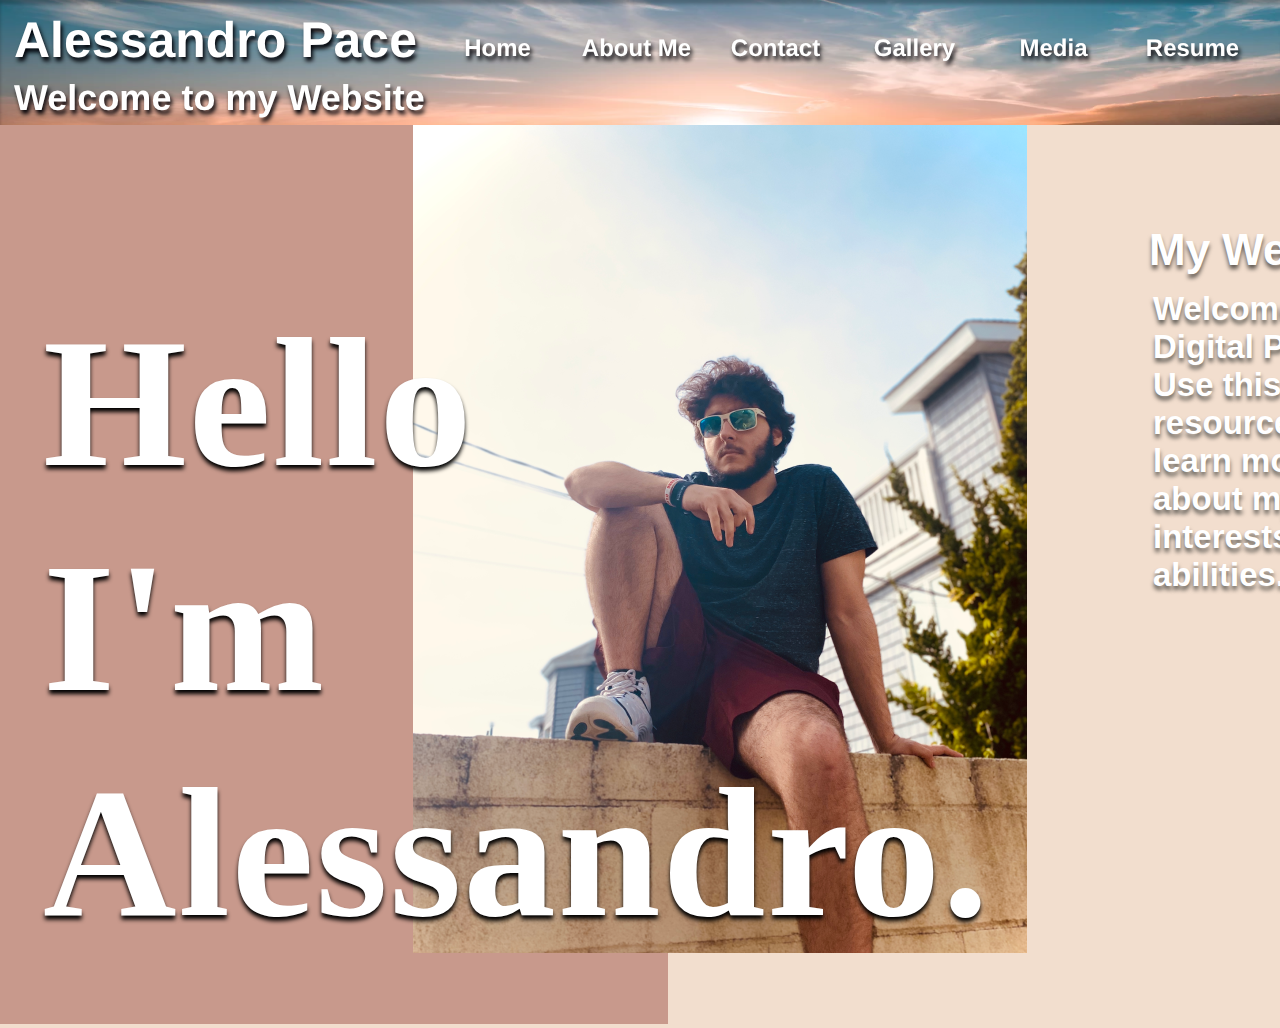
<file: Index.html>
<!Doctype HtML>
<html>

<head>
    <title>Alessandro Pace Website</title>
    <link rel="stylesheet" href="_CSS/main.css">
</head>

<body>
    <div id="wrapper">
        <header>
            <h1>Alessandro Pace</h1>
             <h2>Welcome to my Website</h2>
        
            <nav>
                <ul>
                    <li><a href="Index.html">Home</a></li>
                    <li><a href="about.html">About Me</a></li>
                    <li><a href="contact.html">Contact</a></li>
                    <li><a href="Gallery.html">Gallery</a></li>
                    <li><a href="media.html">Media</a></li>
                    <li><a href="resume.html">Resume</a></li>
                    <li><a href="mylinks.html">My Links</a></li>

                </ul>

            </nav>

        </header>
        
        <section>
      
            <p id="hometext">Hello I'm Alessandro.</p>
            <h1 id="hometext2">My Website</h1>
            <h2 id="hometext3"> Welcome to my Digital Porfolio. Use this resource to learn more about my story, interests, and abilities. </h2>
        
            

       
            <center>
            <img class="marginauto" src="_Images/indexbackground1.png" alt="centered image" />
            </center>
     
        
        
        </section>

        
    </div>

    
</body>

</html>
</file>
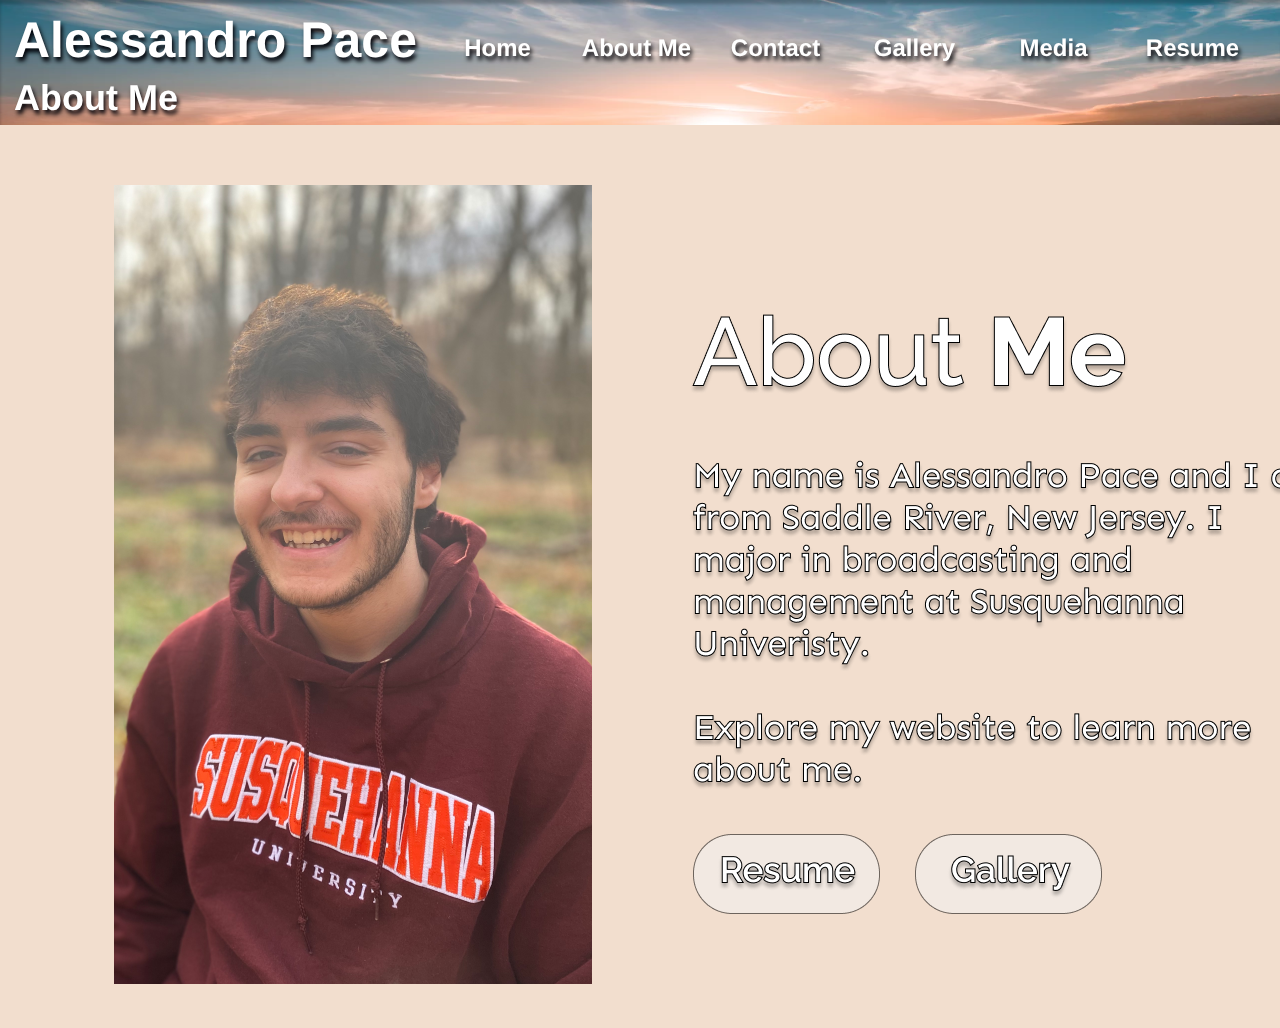
<file: about.html>
<!Doctype HtML>
<html>

<head>
    <title>Alessandro Pace Website</title>
    <link rel="stylesheet" href="_CSS/main.css">
</head>

<body>
    <div id="wrapper">
        <header>
            <h1>Alessandro Pace</h1>
             <h2>About Me</h2>
        
            <nav>
                <ul>
                    <li><a href="Index.html">Home</a></li>
                    <li><a href="about.html">About Me</a></li>
                    <li><a href="contact.html">Contact</a></li>
                    <li><a href="Gallery.html">Gallery</a></li>
                    <li><a href="media.html">Media</a></li>
                    <li><a href="resume.html">Resume</a></li>
                    <li><a href="mylinks.html">My Links</a></li>

                </ul>

            </nav>

        </header>
        
        <section>
      
         
              <center>
           <img class="marginauto" src="_Images/About.png" alt="centered image" />
          </center>
        
            <p id="aboutres">
                
                 <a href="resume.html">Resume</a>
            
            </p> 
            
                    <p id="aboutgall">
                
                <a href="Gallery.html">Gallery</a>
            
            </p>      
   
   
    
        </section>

        
    </div>

    
</body>

</html>
</file>
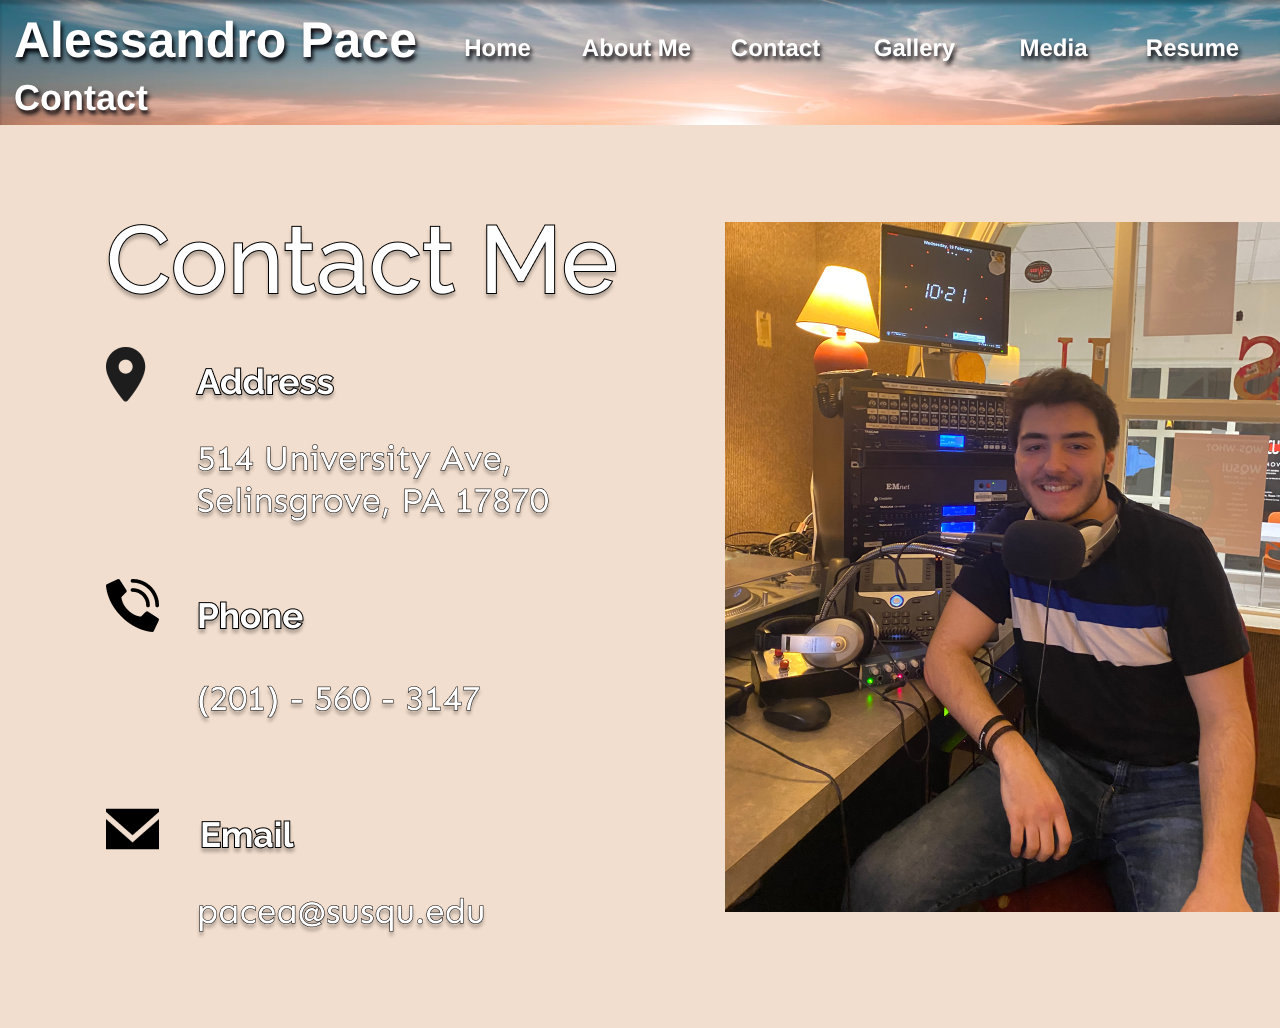
<file: contact.html>
<!Doctype HtML>
<html>

<head>
    <title>Alessandro Pace Website</title>
    <link rel="stylesheet" href="_CSS/main.css">
</head>

<body>
    <div id="wrapper">
        <header>
            <h1>Alessandro Pace</h1>
             <h2>Contact</h2>
        
            <nav>
                <ul>
                    <li><a href="Index.html">Home</a></li>
                    <li><a href="about.html">About Me</a></li>
                    <li><a href="contact.html">Contact</a></li>
                    <li><a href="Gallery.html">Gallery</a></li>
                    <li><a href="media.html">Media</a></li>
                    <li><a href="resume.html">Resume</a></li>
                    <li><a href="mylinks.html">My Links</a></li>

                </ul>

            </nav>

        </header>
        
        <section>
      
         
            
    <center>
           <img class="marginauto" src="_Images/Contact.png" alt="centered image" />
          </center>
        
        
        
        </section>

        
    </div>

    
</body>

</html>
</file>
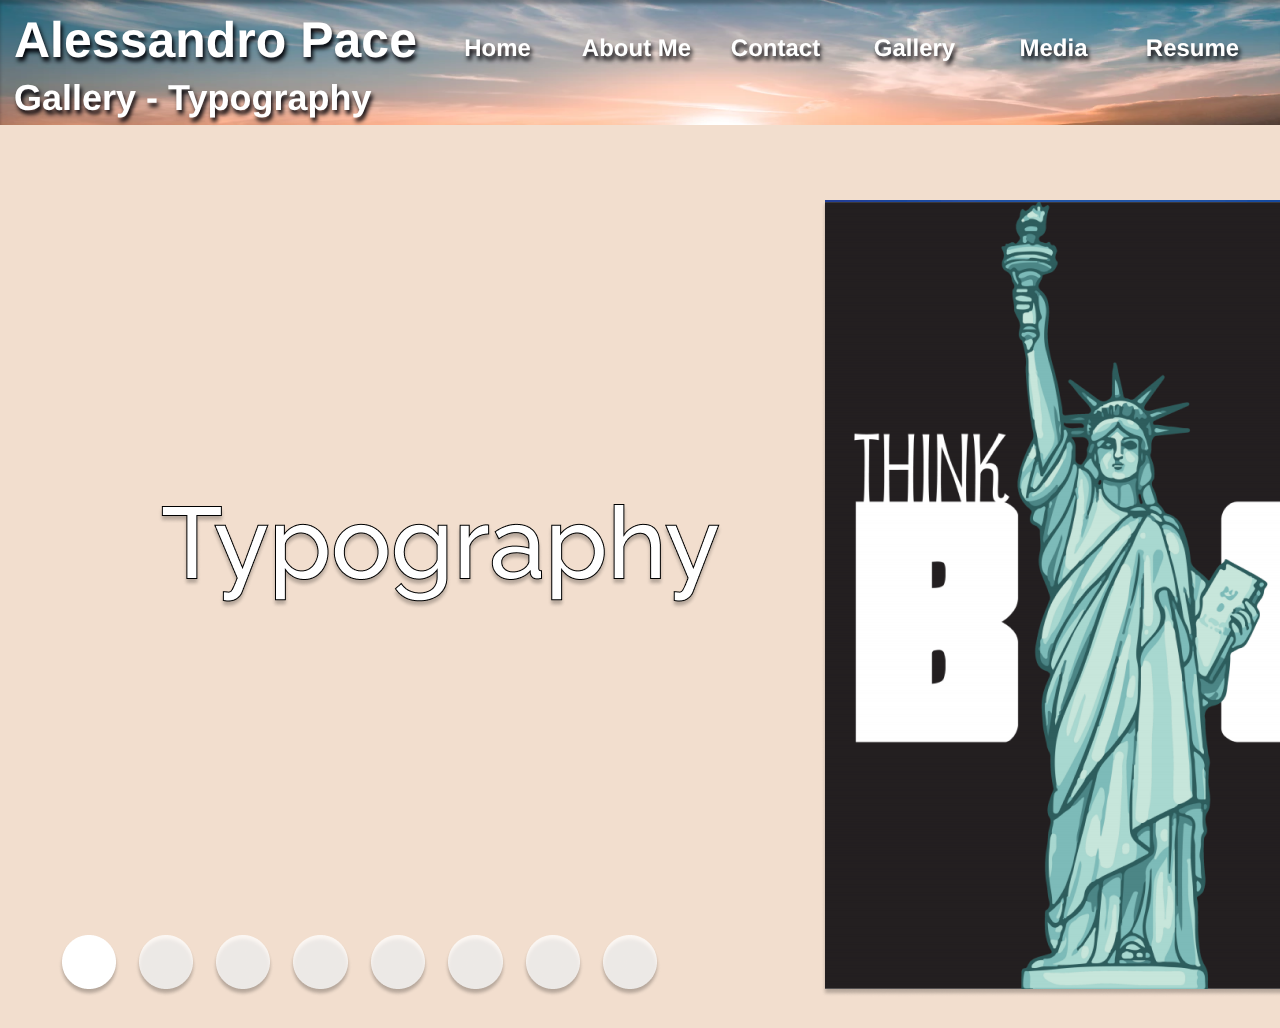
<file: Gallery.html>
<!Doctype HtML>
<html>

<head>
    <title>Alessandro Pace Website</title>
    <link rel="stylesheet" href="_CSS/main.css">
</head>

<body>
    <div id="wrapper">
        <header>
            <h1>Alessandro Pace</h1>
            <h2>Gallery - Typography</h2>

            <nav>
                <ul>
                    <li><a href="Index.html">Home</a></li>
                    <li><a href="about.html">About Me</a></li>
                    <li><a href="contact.html">Contact</a></li>
                    <li><a href="Gallery.html">Gallery</a></li>
                    <li><a href="media.html">Media</a></li>
                    <li><a href="resume.html">Resume</a></li>
                    <li><a href="mylinks.html">My Links</a></li>

                </ul>

            </nav>

        </header>

        <section>



            <center>
                <img class="marginauto" src="_Images/Gallery1typo.png" alt="centered image" />
            </center>

     <div id="gallbutton1">

                <a href="Gallery.html">00</a>
            </div>

            <div id="gallbutton2">

                <a href="gallery2.html">01</a>
            </div>

            <div id="gallbutton3">

                <a href="gallery3.html">02</a>
            </div>

            <div id="gallbutton4">

                <a href="gallery4.html">03</a>
            </div>

            <div id="gallbutton5">

                <a href="gallery5.html">04</a>
            </div>

            <div id="gallbutton6">

                <a href="gallery6.html">05</a>
            </div>

            <div id="gallbutton7">

                <a href="gallery7.html">06</a>
            </div>
            
                <div id="gallbutton8">

                <a href="gallery8.html">07</a>
            </div>


            
            
            
        </section>


    </div>


</body>

</html>
</file>
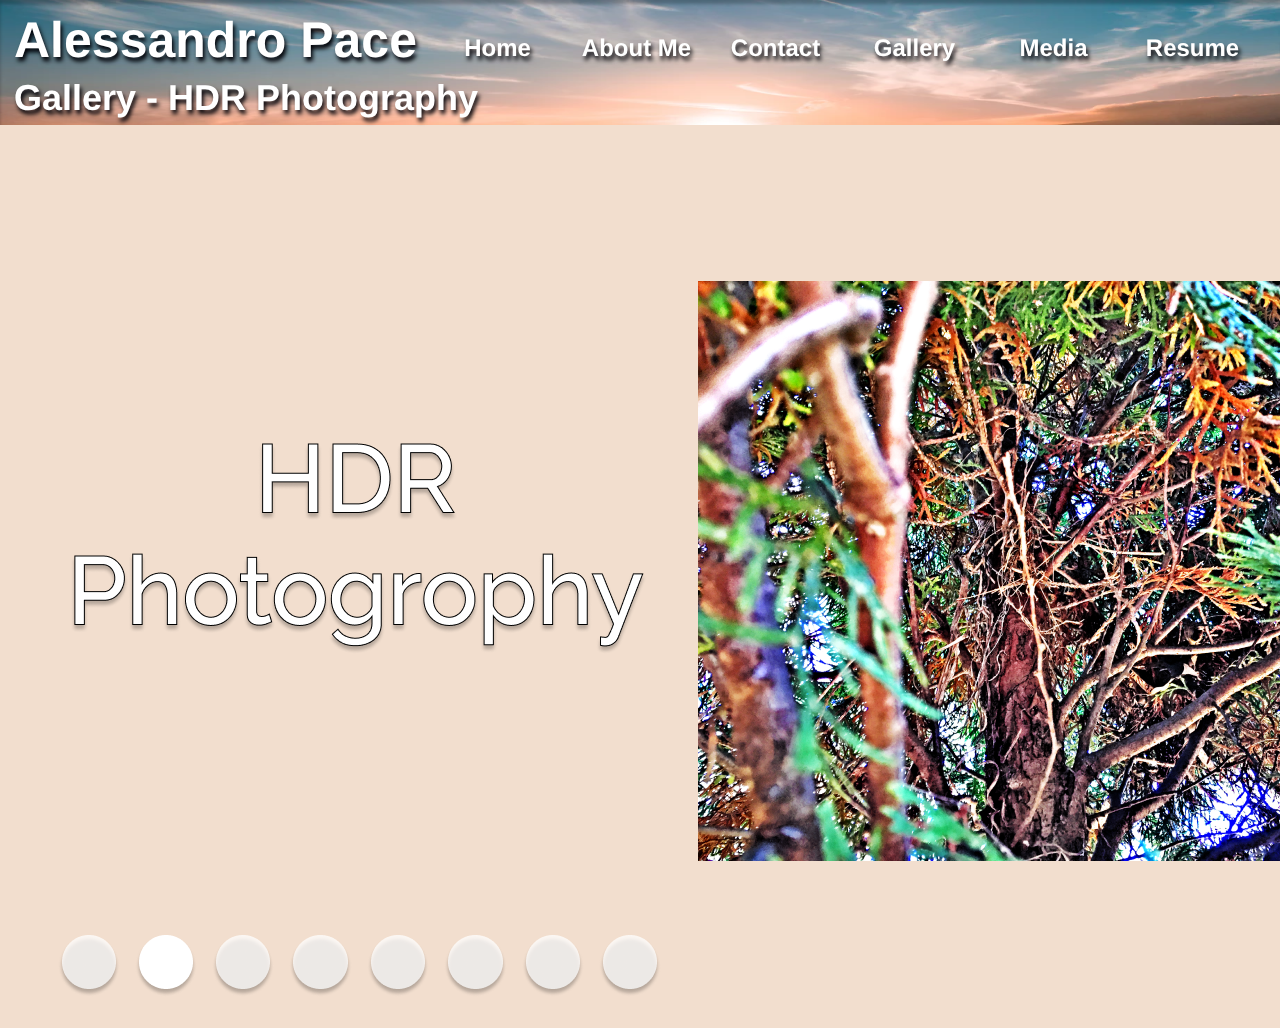
<file: gallery2.html>
<!Doctype HtML>
<html>

<head>
    <title>Alessandro Pace Website</title>
    <link rel="stylesheet" href="_CSS/main.css">
</head>

<body>
    <div id="wrapper">
        <header>
            <h1>Alessandro Pace</h1>
            <h2>Gallery - HDR Photography</h2>

            <nav>
                <ul>
                    <li><a href="Index.html">Home</a></li>
                    <li><a href="about.html">About Me</a></li>
                    <li><a href="contact.html">Contact</a></li>
                    <li><a href="Gallery.html">Gallery</a></li>
                    <li><a href="media.html">Media</a></li>
                    <li><a href="resume.html">Resume</a></li>
                    <li><a href="mylinks.html">My Links</a></li>

                </ul>

            </nav>

        </header>

        <section>



            <center>
                <img class="marginauto" src="_Images/Gallery2.png" alt="centered image" />
            </center>

            <div id="gallbutton1">

                <a href="Gallery.html">00</a>
            </div>

            <div id="gallbutton2">

                <a href="gallery2.html">01</a>
            </div>

            <div id="gallbutton3">

                <a href="gallery3.html">02</a>
            </div>

            <div id="gallbutton4">

                <a href="gallery4.html">03</a>
            </div>

            <div id="gallbutton5">

                <a href="gallery5.html">04</a>
            </div>

            <div id="gallbutton6">

                <a href="gallery6.html">05</a>
            </div>

            <div id="gallbutton7">

                <a href="gallery7.html">06</a>
            </div>
            
                <div id="gallbutton8">

                <a href="gallery8.html">07</a>
            </div>





        </section>


    </div>


</body>

</html>
</file>
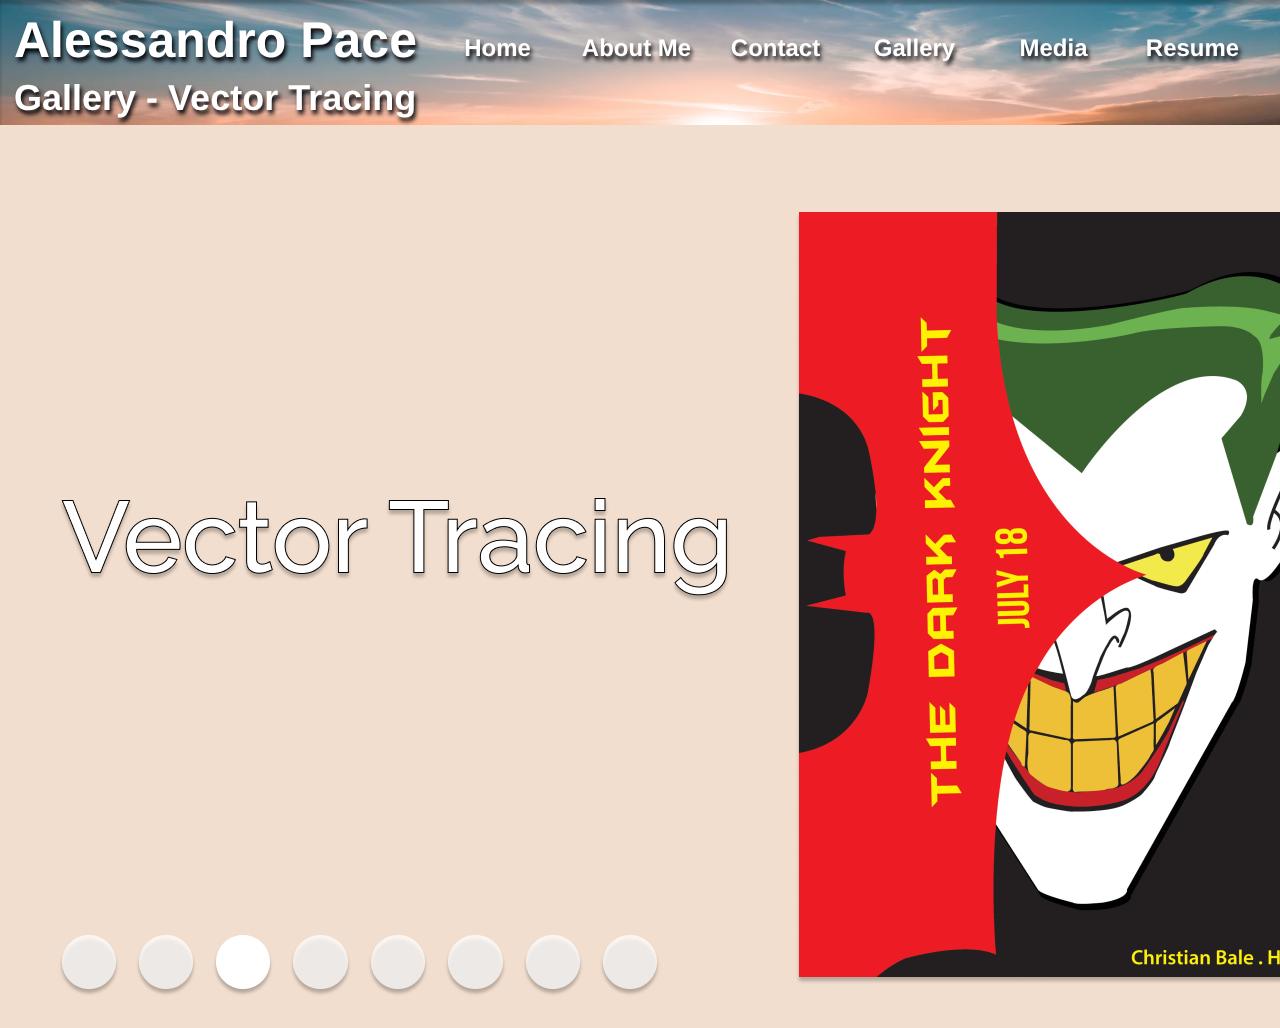
<file: gallery3.html>
<!Doctype HtML>
<html>

<head>
    <title>Alessandro Pace Website</title>
    <link rel="stylesheet" href="_CSS/main.css">
</head>

<body>
    <div id="wrapper">
        <header>
            <h1>Alessandro Pace</h1>
            <h2>Gallery - Vector Tracing</h2>

            <nav>
                <ul>
                    <li><a href="Index.html">Home</a></li>
                    <li><a href="about.html">About Me</a></li>
                    <li><a href="contact.html">Contact</a></li>
                    <li><a href="Gallery.html">Gallery</a></li>
                    <li><a href="media.html">Media</a></li>
                    <li><a href="resume.html">Resume</a></li>
                    <li><a href="mylinks.html">My Links</a></li>

                </ul>

            </nav>

        </header>

        <section>



            <center>
                <img class="marginauto" src="_Images/Gallery3.png" alt="centered image" />
            </center>

                 <div id="gallbutton1">

                <a href="Gallery.html">00</a>
            </div>

            <div id="gallbutton2">

                <a href="gallery2.html">01</a>
            </div>

            <div id="gallbutton3">

                <a href="gallery3.html">02</a>
            </div>

            <div id="gallbutton4">

                <a href="gallery4.html">03</a>
            </div>

            <div id="gallbutton5">

                <a href="gallery5.html">04</a>
            </div>

            <div id="gallbutton6">

                <a href="gallery6.html">05</a>
            </div>

            <div id="gallbutton7">

                <a href="gallery7.html">06</a>
            </div>
            
                <div id="gallbutton8">

                <a href="gallery8.html">07</a>
            </div>







        </section>


    </div>


</body>

</html>
</file>
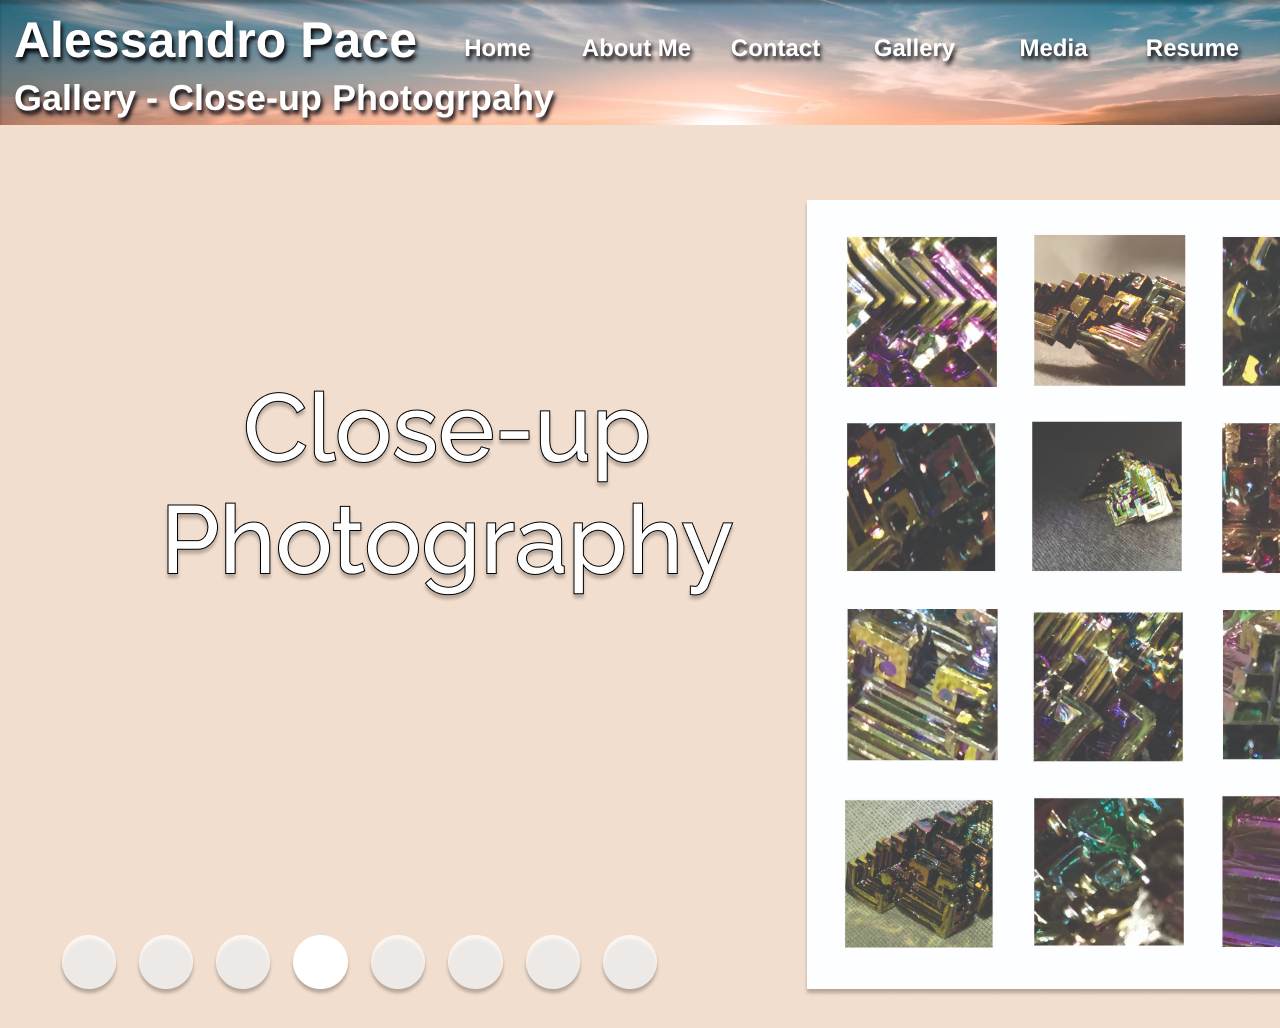
<file: gallery4.html>
<!Doctype HtML>
<html>

<head>
    <title>Alessandro Pace Website</title>
    <link rel="stylesheet" href="_CSS/main.css">
</head>

<body>
    <div id="wrapper">
        <header>
            <h1>Alessandro Pace</h1>
            <h2>Gallery - Close-up Photogrpahy</h2>

            <nav>
                <ul>
                    <li><a href="Index.html">Home</a></li>
                    <li><a href="about.html">About Me</a></li>
                    <li><a href="contact.html">Contact</a></li>
                    <li><a href="Gallery.html">Gallery</a></li>
                    <li><a href="media.html">Media</a></li>
                    <li><a href="resume.html">Resume</a></li>
                    <li><a href="mylinks.html">My Links</a></li>

                </ul>

            </nav>

        </header>

        <section>



            <center>
                <img class="marginauto" src="_Images/Gallery4.png" alt="centered image" />
            </center>

            <div id="gallbutton1">

                <a href="Gallery.html">00</a>
            </div>

            <div id="gallbutton2">

                <a href="gallery2.html">01</a>
            </div>

            <div id="gallbutton3">

                <a href="gallery3.html">02</a>
            </div>

            <div id="gallbutton4">

                <a href="gallery4.html">03</a>
            </div>

            <div id="gallbutton5">

                <a href="gallery5.html">04</a>
            </div>

            <div id="gallbutton6">

                <a href="gallery6.html">05</a>
            </div>

            <div id="gallbutton7">

                <a href="gallery7.html">06</a>
            </div>
            
                <div id="gallbutton8">

                <a href="gallery8.html">07</a>
            </div>








        </section>


    </div>


</body>

</html>
</file>
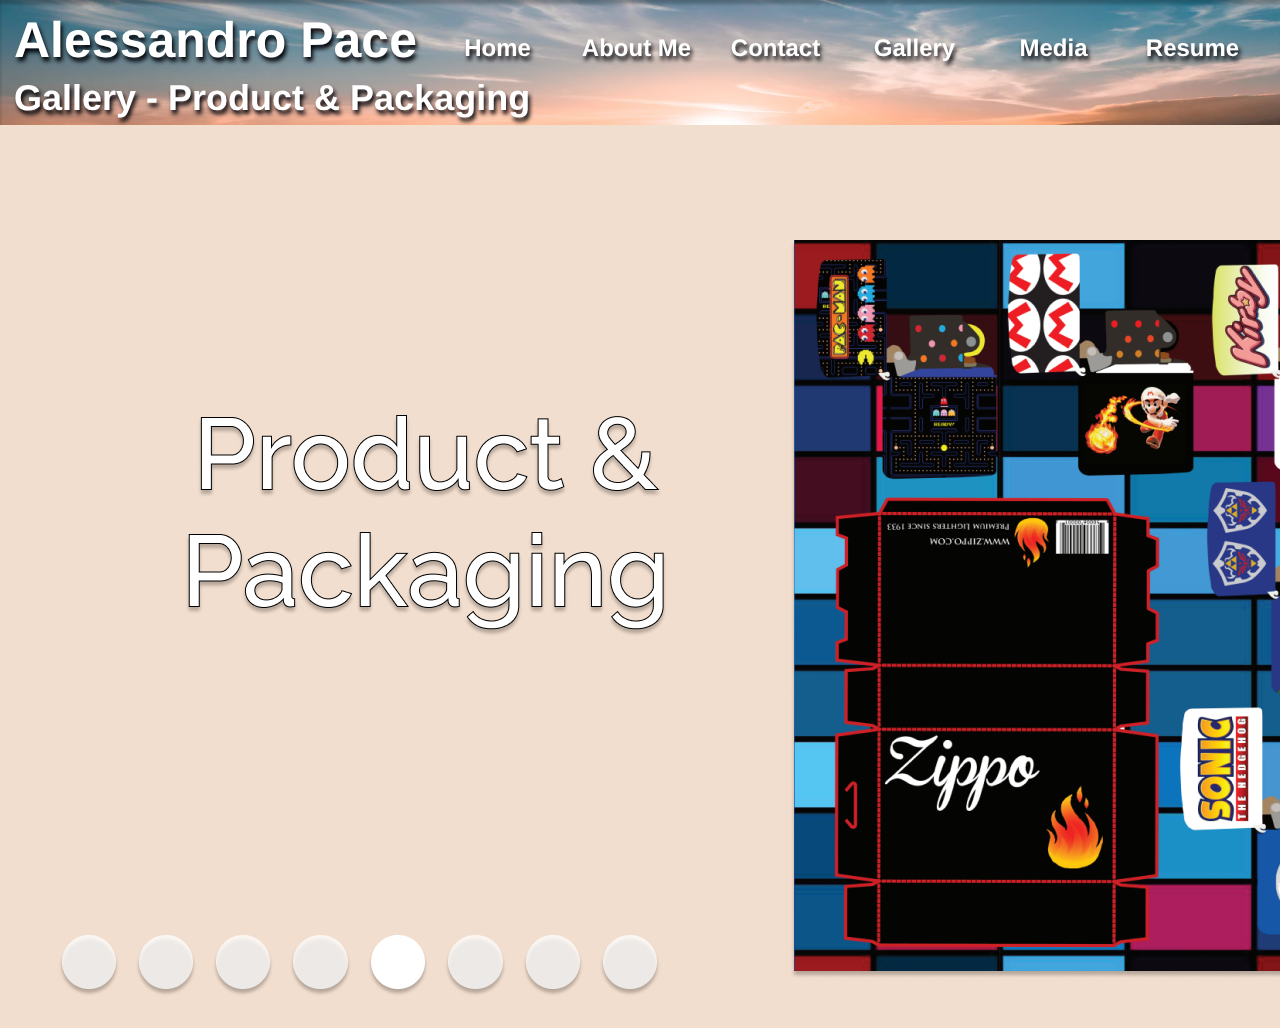
<file: gallery5.html>
<!Doctype HtML>
<html>

<head>
    <title>Alessandro Pace Website</title>
    <link rel="stylesheet" href="_CSS/main.css">
</head>

<body>
    <div id="wrapper">
        <header>
            <h1>Alessandro Pace</h1>
            <h2>Gallery - Product & Packaging</h2>

            <nav>
                <ul>
                    <li><a href="Index.html">Home</a></li>
                    <li><a href="about.html">About Me</a></li>
                    <li><a href="contact.html">Contact</a></li>
                    <li><a href="Gallery.html">Gallery</a></li>
                    <li><a href="media.html">Media</a></li>
                    <li><a href="resume.html">Resume</a></li>
                    <li><a href="mylinks.html">My Links</a></li>

                </ul>

            </nav>

        </header>

        <section>



            <center>
                <img class="marginauto" src="_Images/Gallery5.png" alt="centered image" />
            </center>

          <div id="gallbutton1">

                <a href="Gallery.html">00</a>
            </div>

            <div id="gallbutton2">

                <a href="gallery2.html">01</a>
            </div>

            <div id="gallbutton3">

                <a href="gallery3.html">02</a>
            </div>

            <div id="gallbutton4">

                <a href="gallery4.html">03</a>
            </div>

            <div id="gallbutton5">

                <a href="gallery5.html">04</a>
            </div>

            <div id="gallbutton6">

                <a href="gallery6.html">05</a>
            </div>

            <div id="gallbutton7">

                <a href="gallery7.html">06</a>
            </div>
            
                <div id="gallbutton8">

                <a href="gallery8.html">07</a>
            </div>





        </section>


    </div>


</body>

</html>
</file>
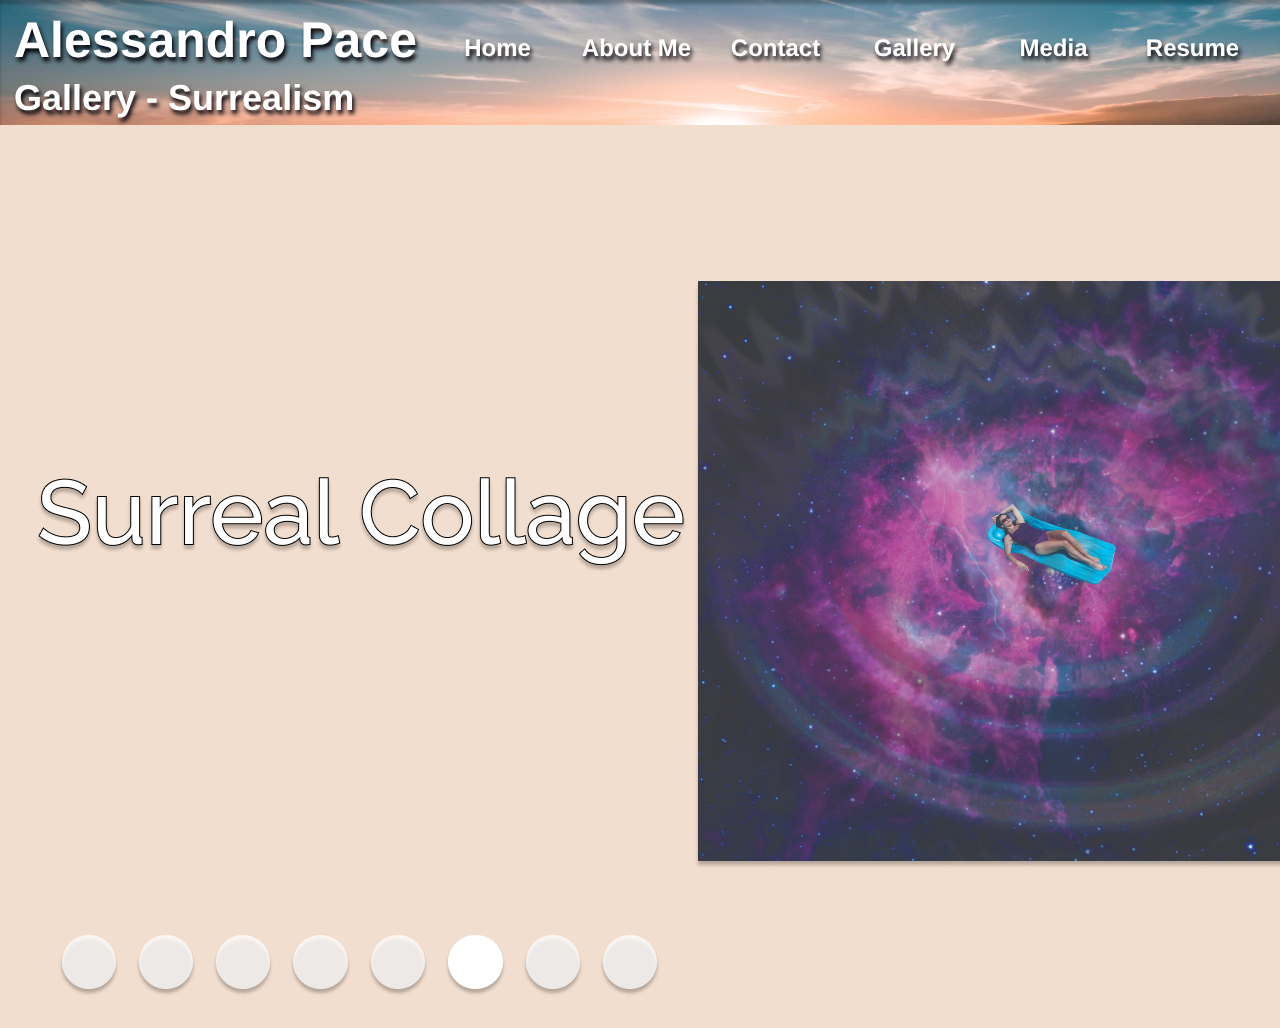
<file: gallery6.html>
<!Doctype HtML>
<html>

<head>
    <title>Alessandro Pace Website</title>
    <link rel="stylesheet" href="_CSS/main.css">
</head>

<body>
    <div id="wrapper">
        <header>
            <h1>Alessandro Pace</h1>
            <h2>Gallery - Surrealism</h2>

            <nav>
                <ul>
                    <li><a href="Index.html">Home</a></li>
                    <li><a href="about.html">About Me</a></li>
                    <li><a href="contact.html">Contact</a></li>
                    <li><a href="Gallery.html">Gallery</a></li>
                    <li><a href="media.html">Media</a></li>
                    <li><a href="resume.html">Resume</a></li>
                    <li><a href="mylinks.html">My Links</a></li>

                </ul>

            </nav>

        </header>

        <section>



            <center>
                <img class="marginauto" src="_Images/Gallery6.png" alt="centered image" />
            </center>

            <div id="gallbutton1">

                <a href="Gallery.html">00</a>
            </div>

            <div id="gallbutton2">

                <a href="gallery2.html">01</a>
            </div>

            <div id="gallbutton3">

                <a href="gallery3.html">02</a>
            </div>

            <div id="gallbutton4">

                <a href="gallery4.html">03</a>
            </div>

            <div id="gallbutton5">

                <a href="gallery5.html">04</a>
            </div>

            <div id="gallbutton6">

                <a href="gallery6.html">05</a>
            </div>

            <div id="gallbutton7">

                <a href="gallery7.html">06</a>
            </div>
            
                <div id="gallbutton8">

                <a href="gallery8.html">07</a>
            </div>






        </section>


    </div>


</body>

</html>
</file>
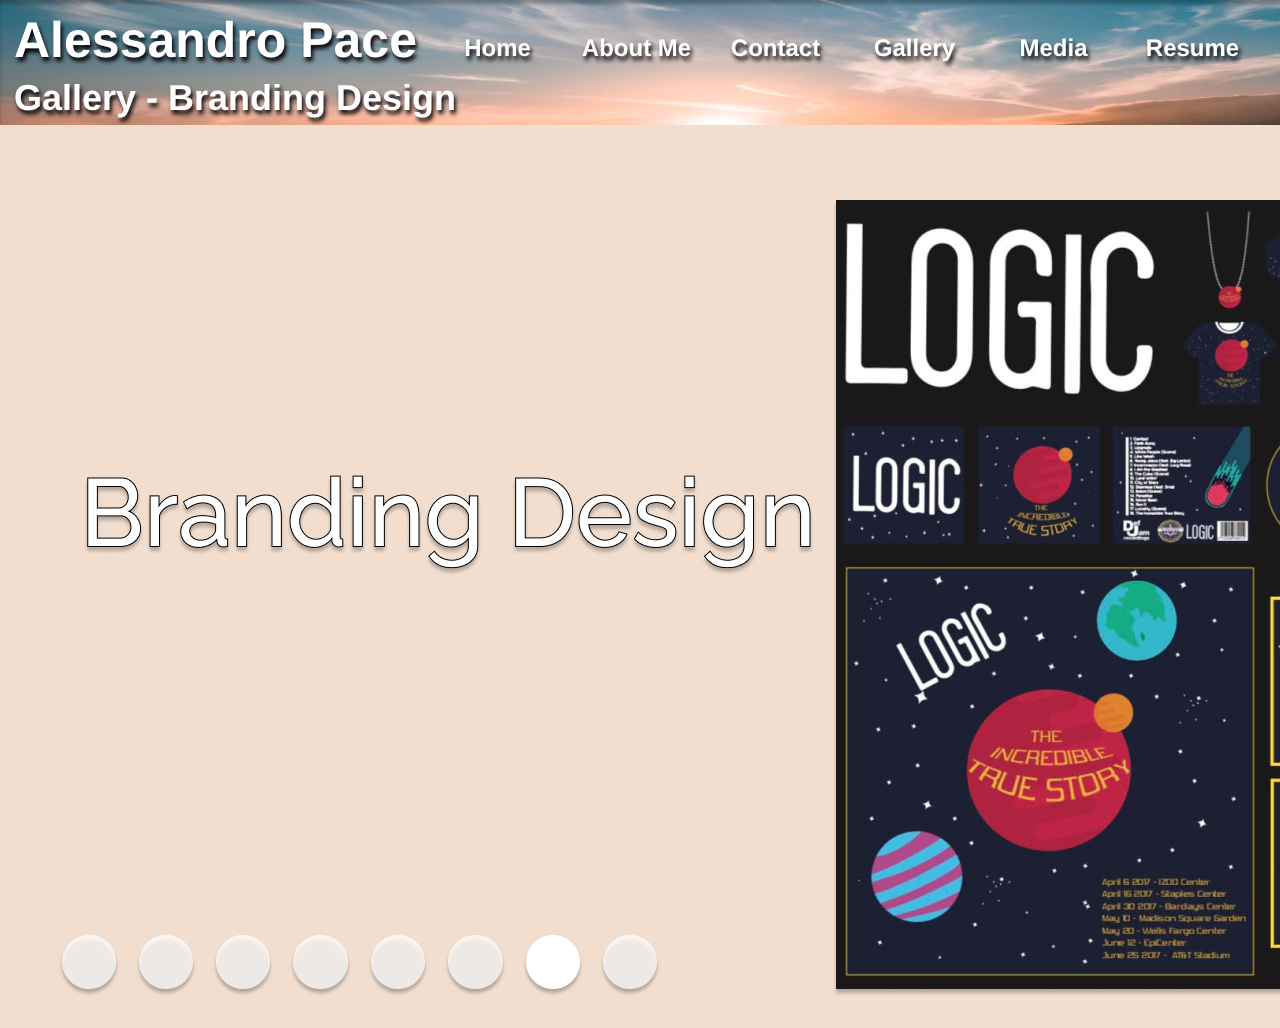
<file: gallery7.html>
<!Doctype HtML>
<html>

<head>
    <title>Alessandro Pace Website</title>
    <link rel="stylesheet" href="_CSS/main.css">
</head>

<body>
    <div id="wrapper">
        <header>
            <h1>Alessandro Pace</h1>
            <h2>Gallery - Branding Design</h2>

            <nav>
                <ul>
                    <li><a href="Index.html">Home</a></li>
                    <li><a href="about.html">About Me</a></li>
                    <li><a href="contact.html">Contact</a></li>
                    <li><a href="Gallery.html">Gallery</a></li>
                    <li><a href="media.html">Media</a></li>
                    <li><a href="resume.html">Resume</a></li>
                    <li><a href="mylinks.html">My Links</a></li>

                </ul>

            </nav>

        </header>

        <section>



            <center>
                <img class="marginauto" src="_Images/Gallery7.png" alt="centered image" />
            </center>

          <div id="gallbutton1">

                <a href="Gallery.html">00</a>
            </div>

            <div id="gallbutton2">

                <a href="gallery2.html">01</a>
            </div>

            <div id="gallbutton3">

                <a href="gallery3.html">02</a>
            </div>

            <div id="gallbutton4">

                <a href="gallery4.html">03</a>
            </div>

            <div id="gallbutton5">

                <a href="gallery5.html">04</a>
            </div>

            <div id="gallbutton6">

                <a href="gallery6.html">05</a>
            </div>

            <div id="gallbutton7">

                <a href="gallery7.html">06</a>
            </div>
            
                <div id="gallbutton8">

                <a href="gallery8.html">07</a>
            </div>







        </section>


    </div>


</body>

</html>
</file>
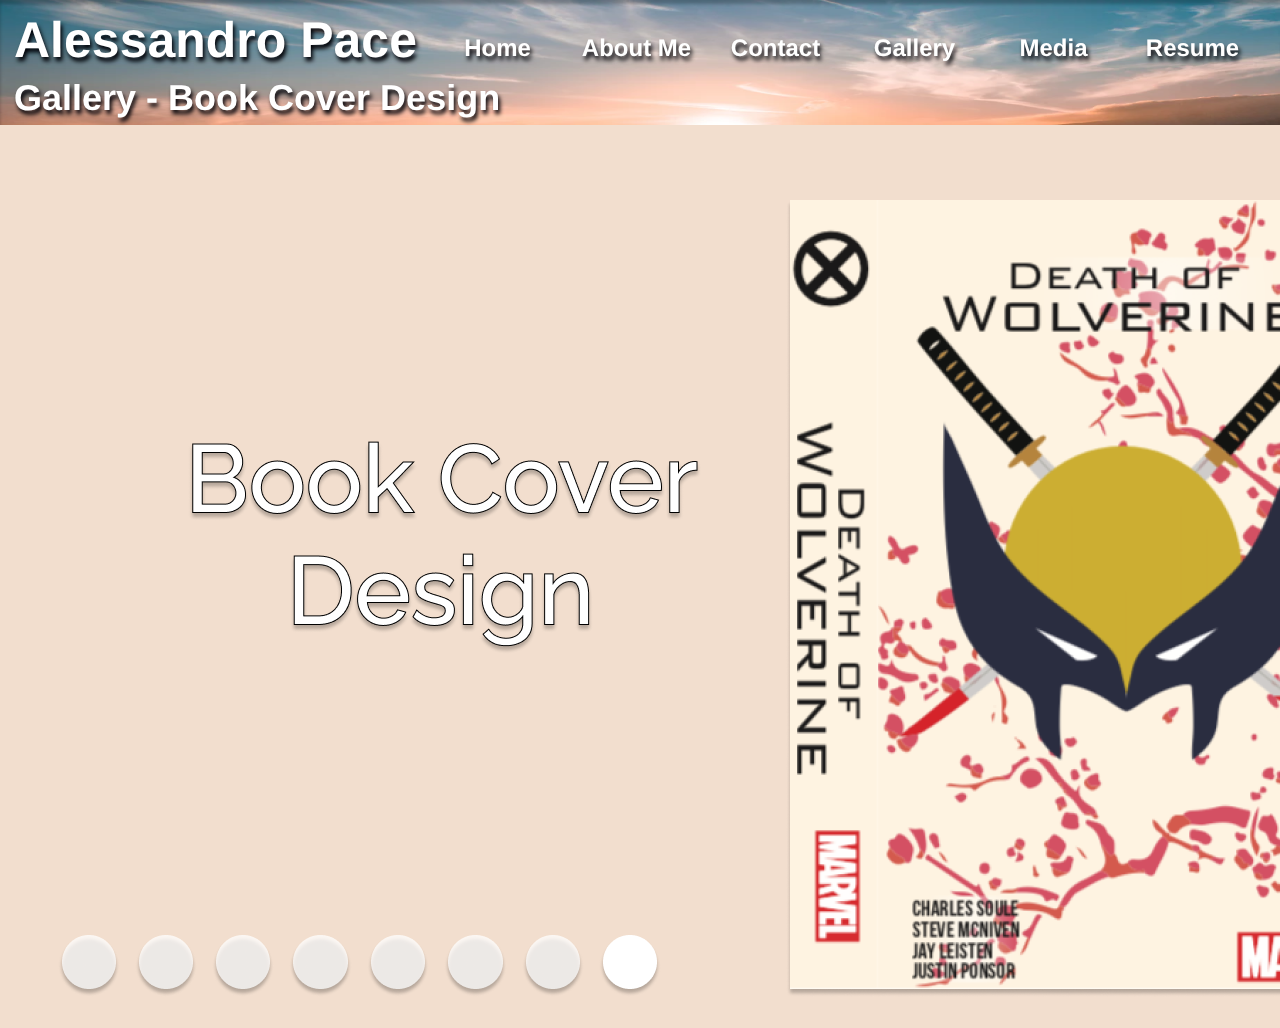
<file: gallery8.html>
<!Doctype HtML>
<html>

<head>
    <title>Alessandro Pace Website</title>
    <link rel="stylesheet" href="_CSS/main.css">
</head>

<body>
    <div id="wrapper">
        <header>
            <h1>Alessandro Pace</h1>
            <h2>Gallery - Book Cover Design</h2>

            <nav>
                <ul>
                    <li><a href="Index.html">Home</a></li>
                    <li><a href="about.html">About Me</a></li>
                    <li><a href="contact.html">Contact</a></li>
                    <li><a href="Gallery.html">Gallery</a></li>
                    <li><a href="media.html">Media</a></li>
                    <li><a href="resume.html">Resume</a></li>
                    <li><a href="mylinks.html">My Links</a></li>

                </ul>

            </nav>

        </header>

        <section>



            <center>
                <img class="marginauto" src="_Images/Gallery8.png" alt="centered image" />
            </center>

            <div id="gallbutton1">

                <a href="Gallery.html">00</a>
            </div>

            <div id="gallbutton2">

                <a href="gallery2.html">01</a>
            </div>

            <div id="gallbutton3">

                <a href="gallery3.html">02</a>
            </div>

            <div id="gallbutton4">

                <a href="gallery4.html">03</a>
            </div>

            <div id="gallbutton5">

                <a href="gallery5.html">04</a>
            </div>

            <div id="gallbutton6">

                <a href="gallery6.html">05</a>
            </div>

            <div id="gallbutton7">

                <a href="gallery7.html">06</a>
            </div>
            
                <div id="gallbutton8">

                <a href="gallery8.html">07</a>
            </div>







        </section>


    </div>


</body>
</file>
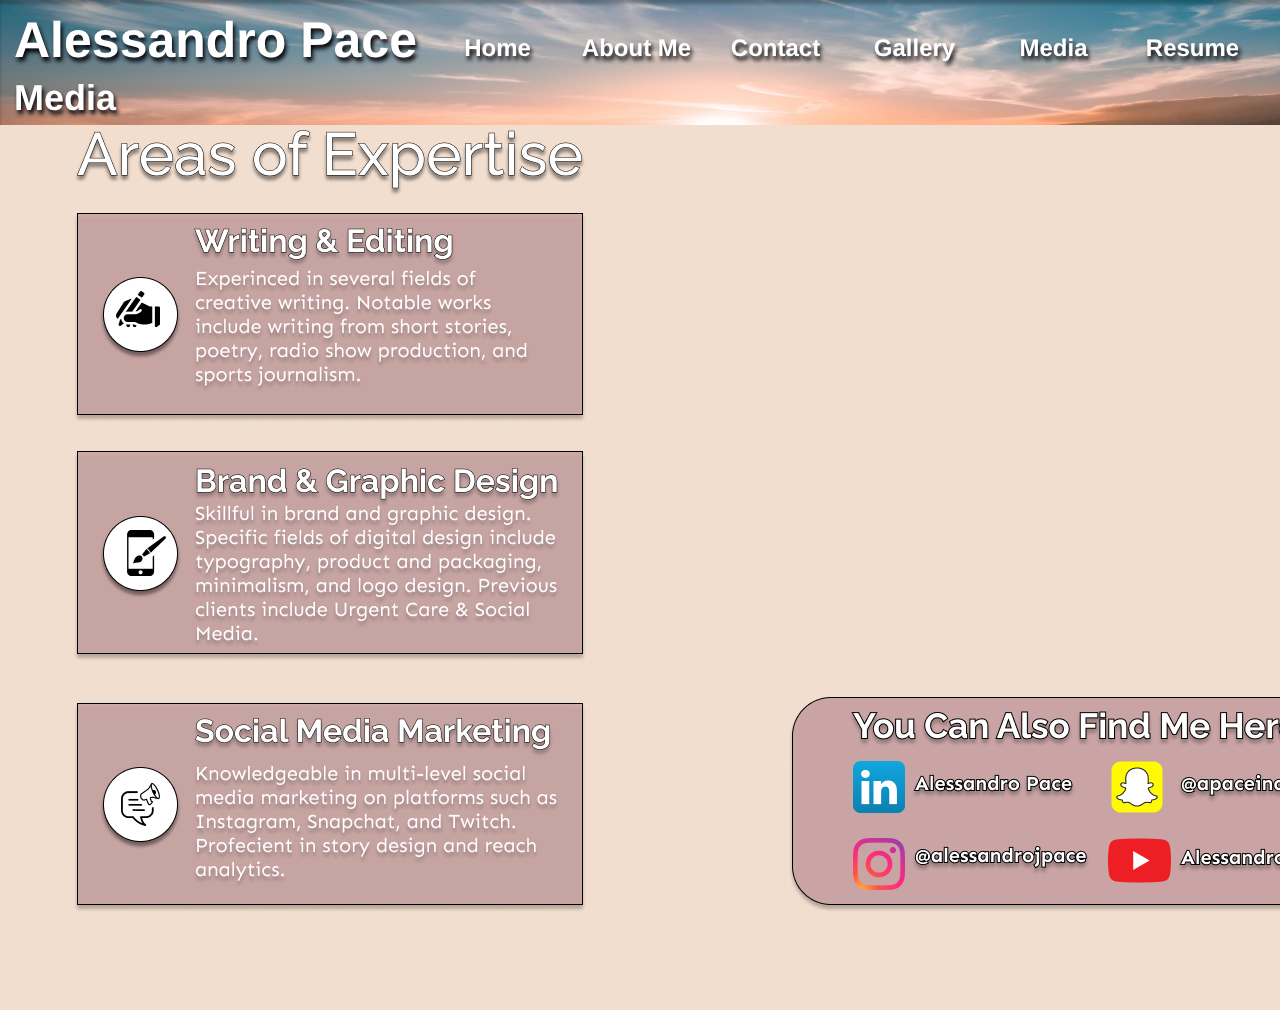
<file: media.html>
<!Doctype HtML>
<html>

<head>
    <title>Alessandro Pace Website</title>
    <link rel="stylesheet" href="_CSS/main.css">
</head>

<body>
    <div id="wrapper">
        <header>
            <h1>Alessandro Pace</h1>
             <h2>Media</h2>
        
            <nav>
                <ul>
                    <li><a href="Index.html">Home</a></li>
                    <li><a href="about.html">About Me</a></li>
                    <li><a href="contact.html">Contact</a></li>
                    <li><a href="Gallery.html">Gallery</a></li>
                    <li><a href="media.html">Media</a></li>
                    <li><a href="resume.html">Resume</a></li>
                    <li><a href="mylinks.html">My Links</a></li>

                </ul>

            </nav>

        </header>
        
        <section>
 
            
            
          <center>
           <img class="marginauto" src="_Images/Media.jpg" alt="centered image" />
          </center>
            
        
            
            
           <p id="myvideo">
            <! this is where the vid goes>
          <iframe width="560" height="315" src="https://www.youtube.com/embed/GgcVog8Gtfo" frameborder="0" allow="accelerometer; autoplay; clipboard-write; encrypted-media; gyroscope; picture-in-picture" allowfullscreen></iframe>
            
            
            
    
            
            </p> 
            


       
            <center>
            
            </center>
     
        
        
        </section>

        
    </div>

    
</body>

</html>
</file>
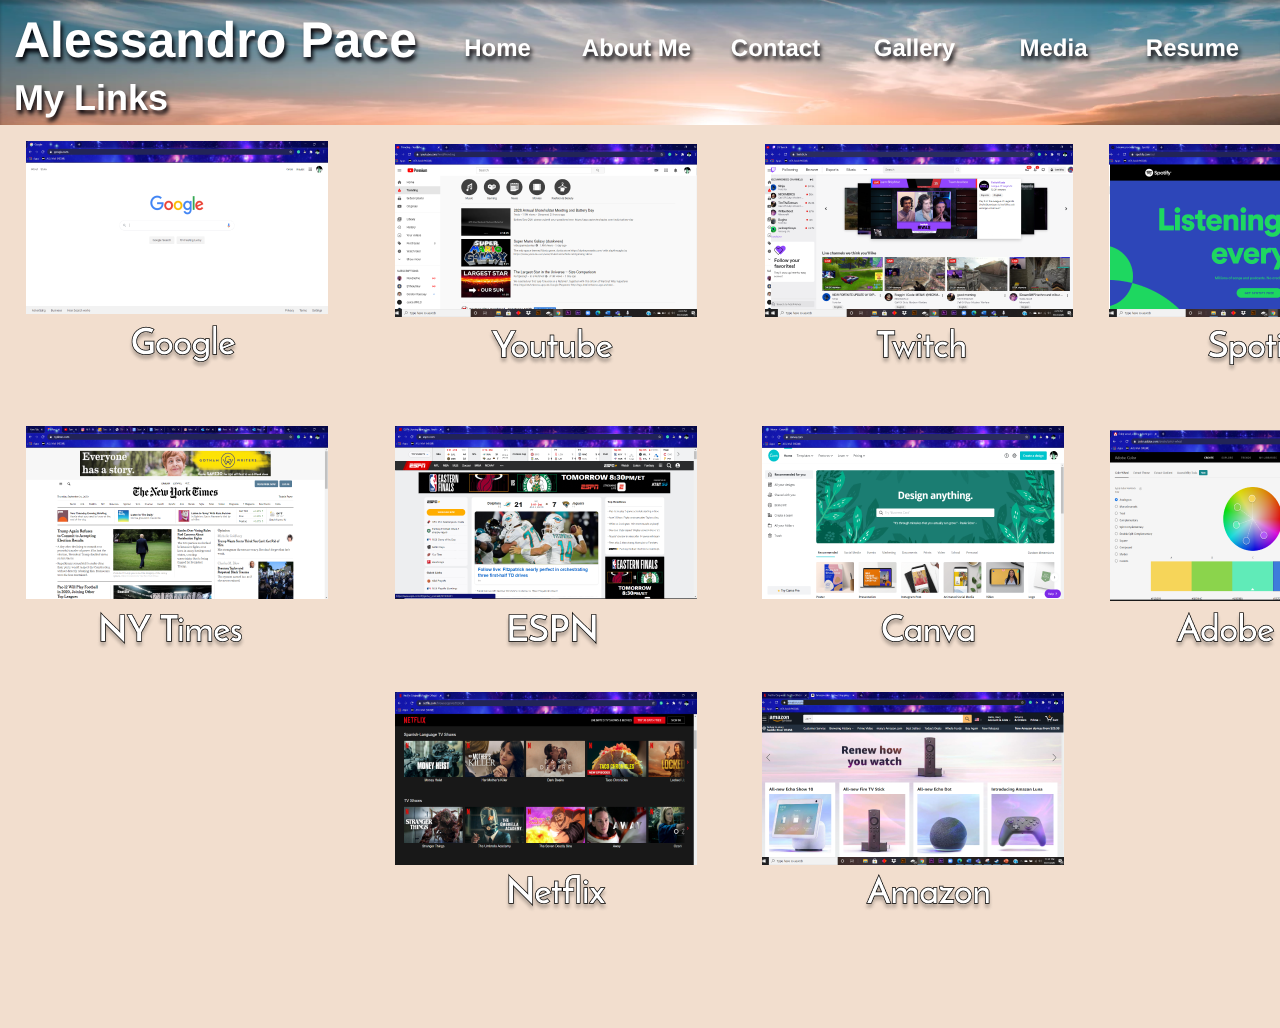
<file: mylinks.html>
<!Doctype HtML>
<html>

<head>
    <title>Alessandro Pace Website</title>
    <link rel="stylesheet" href="_CSS/main.css">
</head>

<body>
    <div id="wrapper">
        <header>
            <h1>Alessandro Pace</h1>
            <h2>My Links</h2>

            <nav>
                <ul>
                    <li><a href="Index.html">Home</a></li>
                    <li><a href="about.html">About Me</a></li>
                    <li><a href="contact.html">Contact</a></li>
                    <li><a href="Gallery.html">Gallery</a></li>
                    <li><a href="media.html">Media</a></li>
                    <li><a href="resume.html">Resume</a></li>
                    <li><a href="mylinks.html">My Links</a></li>

                </ul>

            </nav>

        </header>



    </div>

    <center>
        <img class="marginauto" src="_Images/mylinks.png" alt="centered image" />
    </center>

    <p id="google">

        <a href="http://www.Google.com">Google</a>


    </p>

    <p id="youtube">

        <a href="http://www.youtube.com">You tube</a>


    </p>
    
        <p id="twitch">

        <a href="http://www.twitch.tv">Twi tch</a>


    </p>
    
          <p id="spotify">

        <a href="http://www.spotify.com">Spot ify</a>


    </p>
    
           <p id="nytimes">

        <a href="http://www.nytimes.com">New York</a>


    </p>
    
          <p id="espn">

        <a href="http://www.espn.com">ESPN ESPN</a>


    </p>
    
         <p id="canva">

        <a href="http://www.canva.com">CANVA CANVA</a>


    </p>
    
         <p id="adobecolor">

        <a href="https://color.adobe.com/">Adobe Colors</a>


    </p>
    
             <p id="netflix">

        <a href="https://netflix.com/">NET FLIX</a>


    </p>
    
            <p id="Amazon">

        <a href="https://amazon.com/">AMA ZON</a>


    </p>
    
    
    




</body>

</html>
</file>
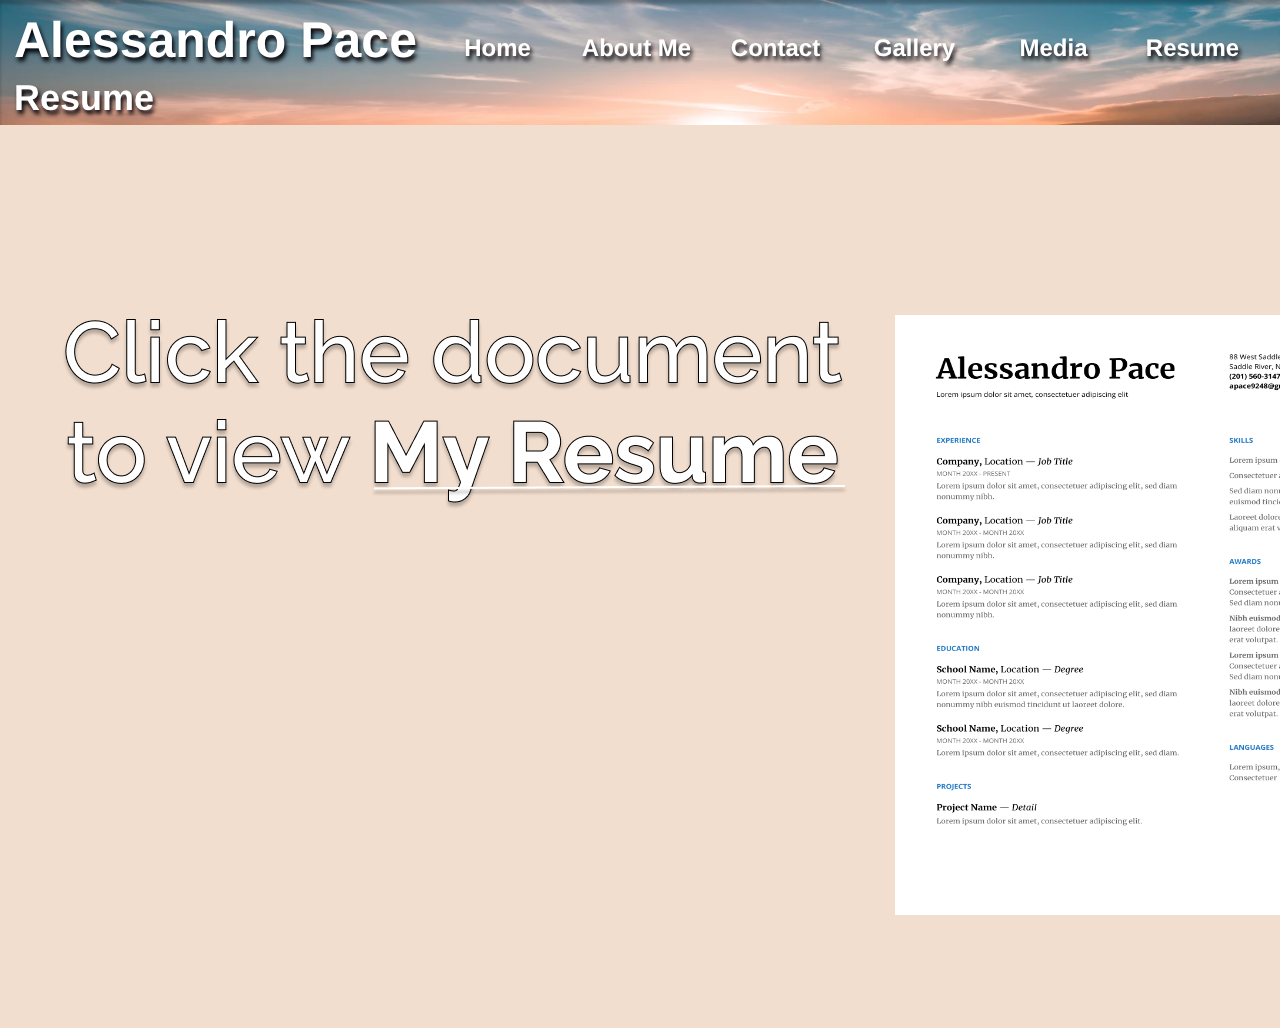
<file: resume.html>
<!Doctype HtML>
<html>

<head>
    <title>Alessandro Pace Website</title>
    <link rel="stylesheet" href="_CSS/main.css">
</head>

<body>
    <div id="wrapper">
        <header>
            <h1>Alessandro Pace</h1>
            <h2>Resume</h2>

            <nav>
                <ul>
                    <li><a href="Index.html">Home</a></li>
                    <li><a href="about.html">About Me</a></li>
                    <li><a href="contact.html">Contact</a></li>
                    <li><a href="Gallery.html">Gallery</a></li>
                    <li><a href="media.html">Media</a></li>
                    <li><a href="resume.html">Resume</a></li>
                    <li><a href="mylinks.html">My Links</a></li>

                </ul>

            </nav>

        </header>

        <section>





            <center>
                <img class="marginauto" src="_Images/Resume.png" alt="centered image" />
            </center>



            <p id="resumepic">
                <! this is where the vid goes>
                    <img class="marginauto" src="_Images/resumepace.png" alt="centered image" width="500" top="12" height="600">



            </p>

         <div id="resumebutton">

                <a href="theresume.html">B</a>
            </div>

        </section>


    </div>


</body>

</html>
</file>
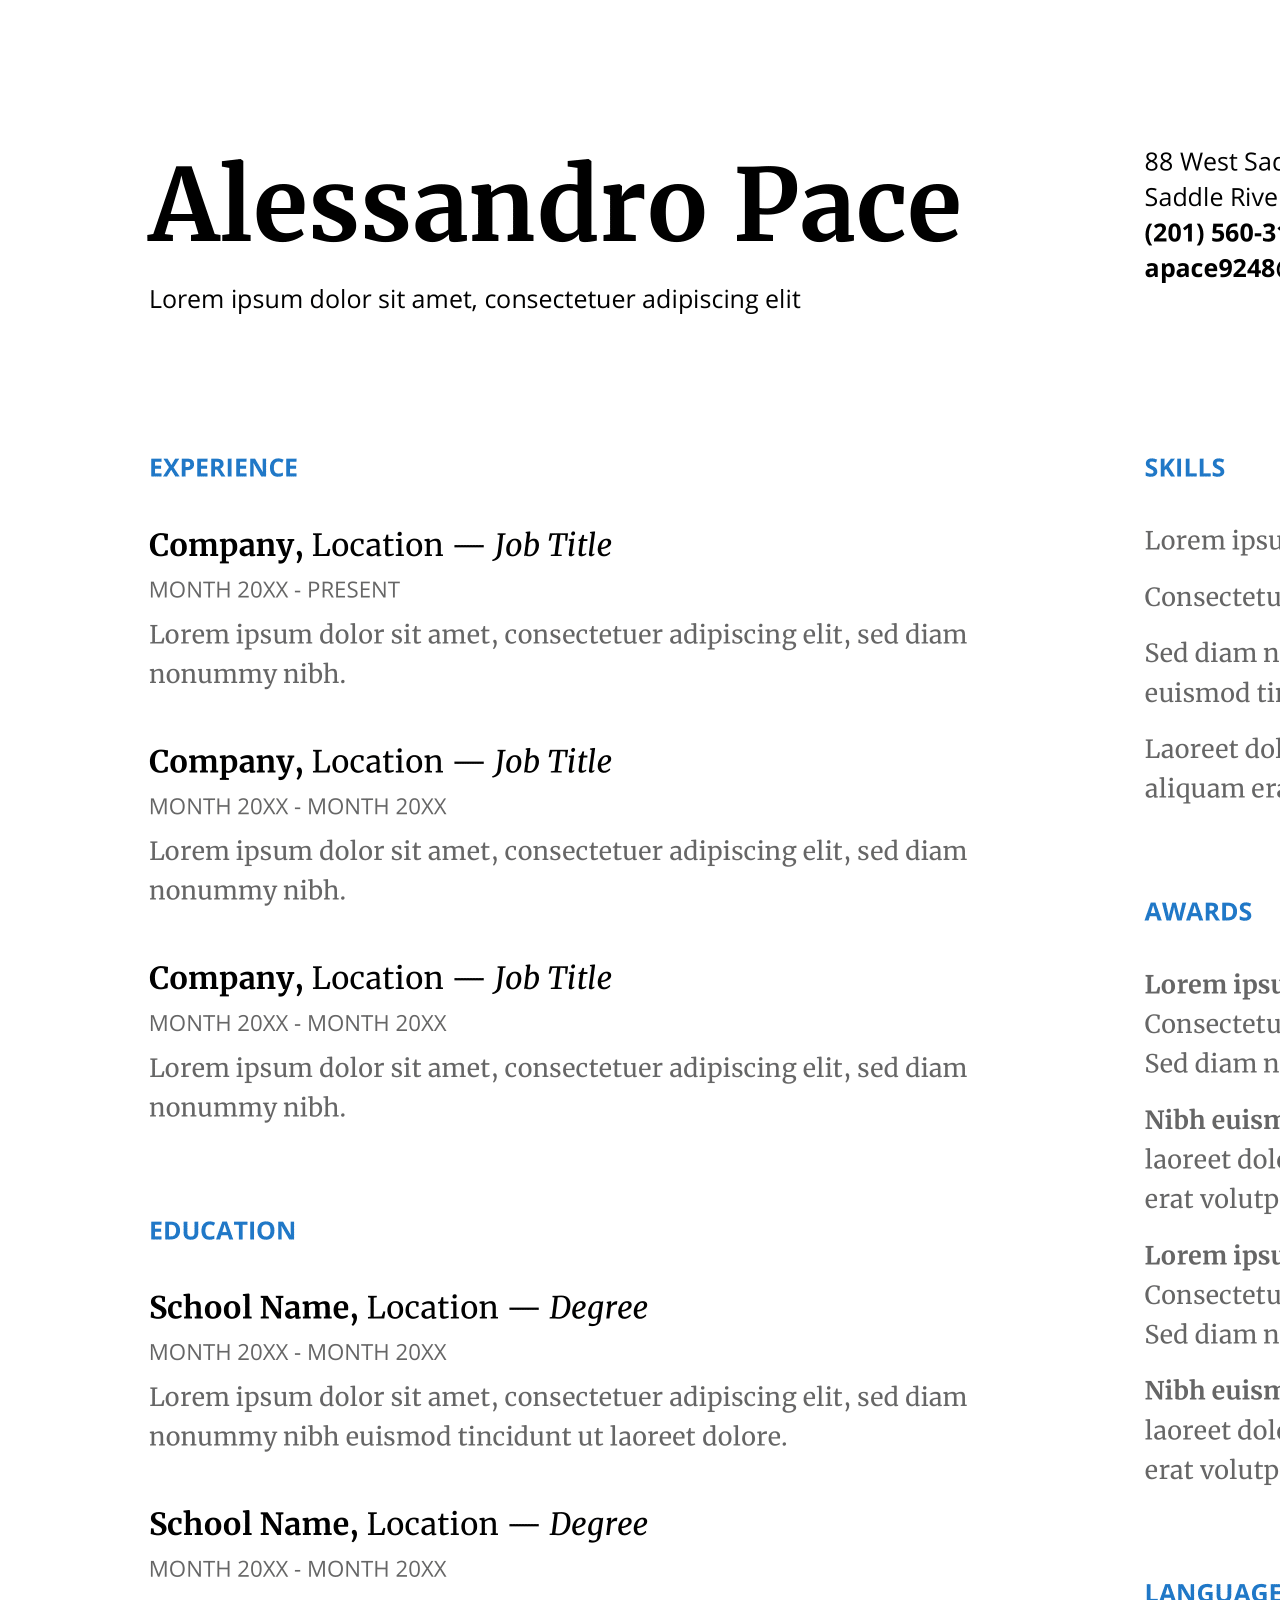
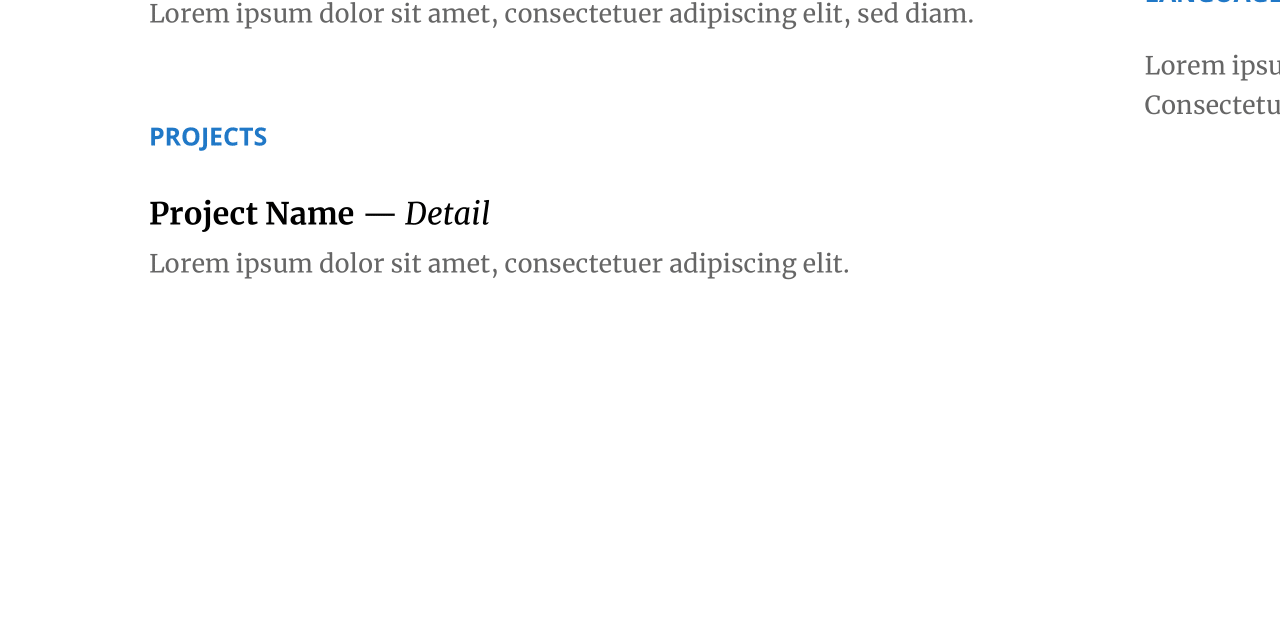
<file: theresume.html>
<!Doctype HtML>
<html>



<body>
  

       
            <center>
                  <img class="marginauto" src="_Images/resumepace.png" alt="centered image" />
            </center>
    
            
    
        
        
     
    
</body>

</html>
</file>
<file: _CSS/main.css>
* {

    margin: 0;

    Padding: 0;

}



Body {

    background: #F2DECE;

}



#wrapper {

    margin: 0 auto;

    width: 1440px;

    min-height: 10;

    position: relative;



}

#gallbutton1 {

    position: absolute;
    width: 54px;
    height: 54px;
    left: 67px;
    top: 935px;
    font-size: 45px;
opacity: 0;

}

#gallbutton2 {


    position: absolute;
    width: 54px;
    height: 54px;
    left: 147px;
     top: 935px;
    font-size: 45px;
opacity: 0;

}

#gallbutton3 {

    position: absolute;
    width: 54px;
    height: 54px;
    left: 222px;
    top: 935px;
    font-size: 45px;

  opacity: 0;






}
#gallbutton4 {

    position: absolute;
    width: 54px;
    height: 54px;
    left: 301px;
     top: 935px;
    font-size: 45px;

opacity: 0;





}

#gallbutton5 {

    position: absolute;
    width: 54px;
    height: 54px;
    left: 378px;
     top: 935px;
    font-size: 45px;
opacity: 0;





}

#gallbutton6 {

    position: absolute;
    width: 54px;
    height: 54px;
    left: 455px;
     top: 935px;
    font-size: 45px;

opacity: 0;






}

#gallbutton7 {

    position: absolute;
    width: 54px;
    height: 54px;
    left: 532px;
     top: 935px;
    font-size: 45px;

opacity: 0;




}

#gallbutton8 {

    position: absolute;
    width: 54px;
    height: 54px;
    left: 609px;
      top: 935px;
    font-size: 45px;

opacity: 0;
  




}

#resumepic {
    
       position: absolute;
    width: 587px;
    height: 496px;
    left: 895px;
    top: 315px;

    
    
}

#resumebutton {
    
        position: absolute;
    width: 587px;
    height: 33px;
    left: 890px;
    top: 2px;
font-size: 850px;
     
    opacity: 0;
    
    
}



#myvideo {

    position: absolute;
    width: 587px;
    height: 496px;
    left: 795px;
    top: 320px;





}

#google {

    position: absolute;
    width: 105px;
    height: 54px;
    top: 230px;
    font-size: 113px;
    left: 60px;
   opacity: 0;
    

}

#youtube {

    position: absolute;
    width: 105px;
    height: px;
    top: 120px;
    font-size: 113px;
    left: 485px;
opacity: 0;
    


}

#twitch {


    position: absolute;
    width: 105px;
    height: px;
      top: 120px;
    font-size: 113px;
    left: 885px;
  
opacity: 0;
    


}

#spotify {

    position: absolute;
    width: 105px;
    height: px;
  top: 120px;
    font-size: 113px;
    left: 1220px;
opacity: 0;
    


}

#nytimes {

    position: absolute;
    width: 105px;
    height: 54px;
    top: 390px;
    font-size: 113px;
    left: 95px;

    opacity: 0;
    
}

#espn {

    position: absolute;
    width: 105px;
    height: 54px;
    top: 390px;
    font-size: 113px;
    left: 450px;
    opacity: 0;
    

}

#canva {

    position: absolute;
    width: 105px;
    height: 54px;
    top: 425px;
    font-size: 95px;
    left: 800px;
  opacity: 0;
    

}

#adobecolor {

    position: absolute;
    width: 105px;
    height: 54px;
     top: 425px;
    font-size: 95px;
    left: 1185px;

    opacity: 0;
    
}

#netflix {


    position: absolute;
    width: 105px;
    height: 54px;
     top: 650px;
    font-size: 113px;
    left: 460px;
opacity: 0;
    
   
}

#Amazon {


    position: absolute;
    width: 105px;
    height: 54px;
    top: 650px;
    font-size: 113px;
    left: 843px;
opacity: 0;
    
}

header h1 {

    position: absolute;

    width: px;

    height: 70px;

    left: 14px;

    font-family: sans-serif;
    font-style: normal;
    font-weight: bolder;
    font-size: 50px;
    line-height: 80px;

    color: #FFFFFF;


    text-shadow: 2px 4px 4px rgba(0, 0, 6, 6);
    transform: rotate(-0.03deg);
    
    

}





#mediaheader {



    position: absolute;

    width: 545px;

    height: 191px;

    left: 400px;

    top: 119px;



    background: #504E4E;



    position: absolute;

    width: 413px;

    height: 167px;

    left: 513px;

    top: 131px;

    padding-left: 43px;



    font-family: Red Hat Text;

    font-style: normal;

    font-weight: normal;

    font-size: 144px;

    line-height: 169px;



    color: #4FA5A5;

}







#galleryheader {

    position: absolute;

    width: 537px;

    height: 166px;

    left: 451px;

    top: 74px;



    font-family: Red Hat Text;

    font-style: normal;

    font-weight: bold;

    font-size: 144px;

    line-height: 191px;



    color: #FFFFFF;



}







#aboutheader {

    position: absolute;

    width: 580px;

    height: 93px;

    left: 0px;

    top: 109px;

    padding-left: 40px;







    border-radius: 20px;



    font-family: monospace;

    font-style: normal;

    font-weight: bold;

    font-size: 72px;

    line-height: 95px;



    color: #FFFFFF;



}



header {

    position: fixed;
    z-index: 1;
    width: 1440px;

    height: 125px;

    background-image: url(../_Images/Header.png);

    background-repeat: no-repeat;


}

header h2 {

    position: absolute;
    top: 75px;
    left: 14px;

    font-family: sans-serif;
    font-style: normal;
    font-weight: bolder;
    font-size: 36px;
    line-height: 46px;

    color: #FFFFFF;


    text-shadow: 2px 4px 4px rgba(0, 0, 6, 6);
    transform: rotate(-0.03deg);

}

nav {

    position: absolute;

    left: 430px;

    top: 24px;

}




#hometext {

    position: absolute;
    top: 150px;
    left: 140px;
    position: absolute;
    width: 100px;
    height: 600px;
    left: 43px;
    top: 290px;

    font-family: serif;
    font-style: normal;
    font-weight: 800;
    font-size: 185px;
    line-height: 225px;
    letter-spacing: 0.01em;


    color: #FFFFFF;



    text-shadow: 0px 4px 4px rgba(0, 0, 0, 3);



}



#hometext2 {

    position: absolute;
    width: 247px;
    height: 42px;
    left: 1149px;
    top: 245px;

    font-family: sans-serif;
    font-style: normal;
    font-weight: bold;
    font-size: 44px;
    line-height: 9px;

    color: #FFFFFF;


    text-shadow: 0px 4px 4px rgba(0, 0, 0, 0.6);

}

#aboutres {


    position: absolute;
    width: 142px;
    height: 42px;
    left: 720px;
    top: 843px;
    font-size: 43px;
   opacity: 0;
}

#aboutgall {


    position: absolute;
    width: 142px;
    height: 42px;
    left: 948px;
    top: 843px;
    font-size: 45px;
 opacity: 0;
}


#hometext3 {



    position: absolute;
    width: 245px;
    height: px;
    left: 1153px;
    top: 290px;

    font-family: sans-serif;
    font-style: normal;
    font-weight: bold;
    font-size: 33px;
    line-height: px;
    

    color: #FFFFFF;


    text-shadow: 0px 4px 4px rgba(0, 9, 9, .6);




}

nav ul {}



nav ul li {

    list-style-type: none;

    display: inline-block;

    width: 135px;

}



nav ul li a {

    font-family: sans-serif;
    font-style: normal;
    font-weight: bold;
    font-size: 24px;
    line-height: 48px;
    text-decoration: none;
    display: block;
    text-align: center;

    color: white;





    color: #FFFFFF;


    text-shadow: 2px 4px 4px rgba(0, 0, 6, 6);
    transform: rotate(-0.03deg);

}
nav ul li a:hover {
    
    color: coral;
    
    
}
</file>
